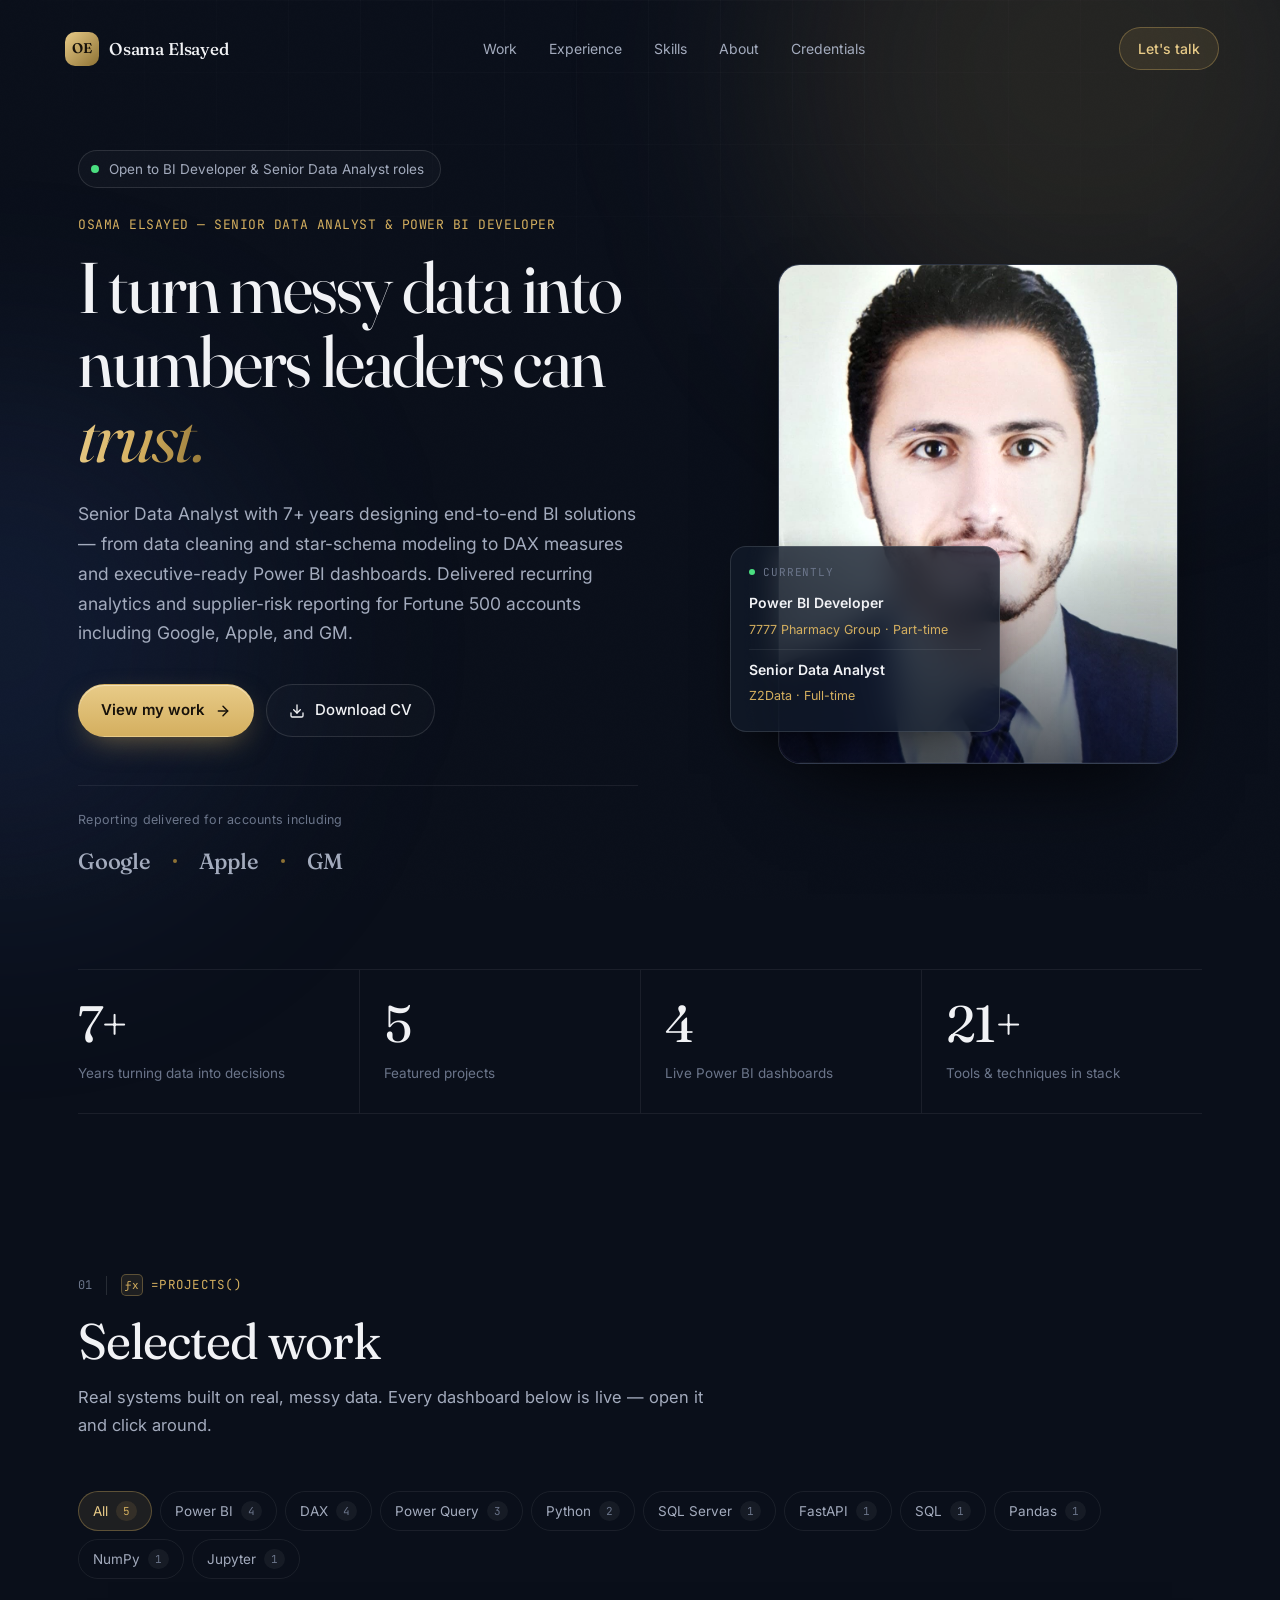
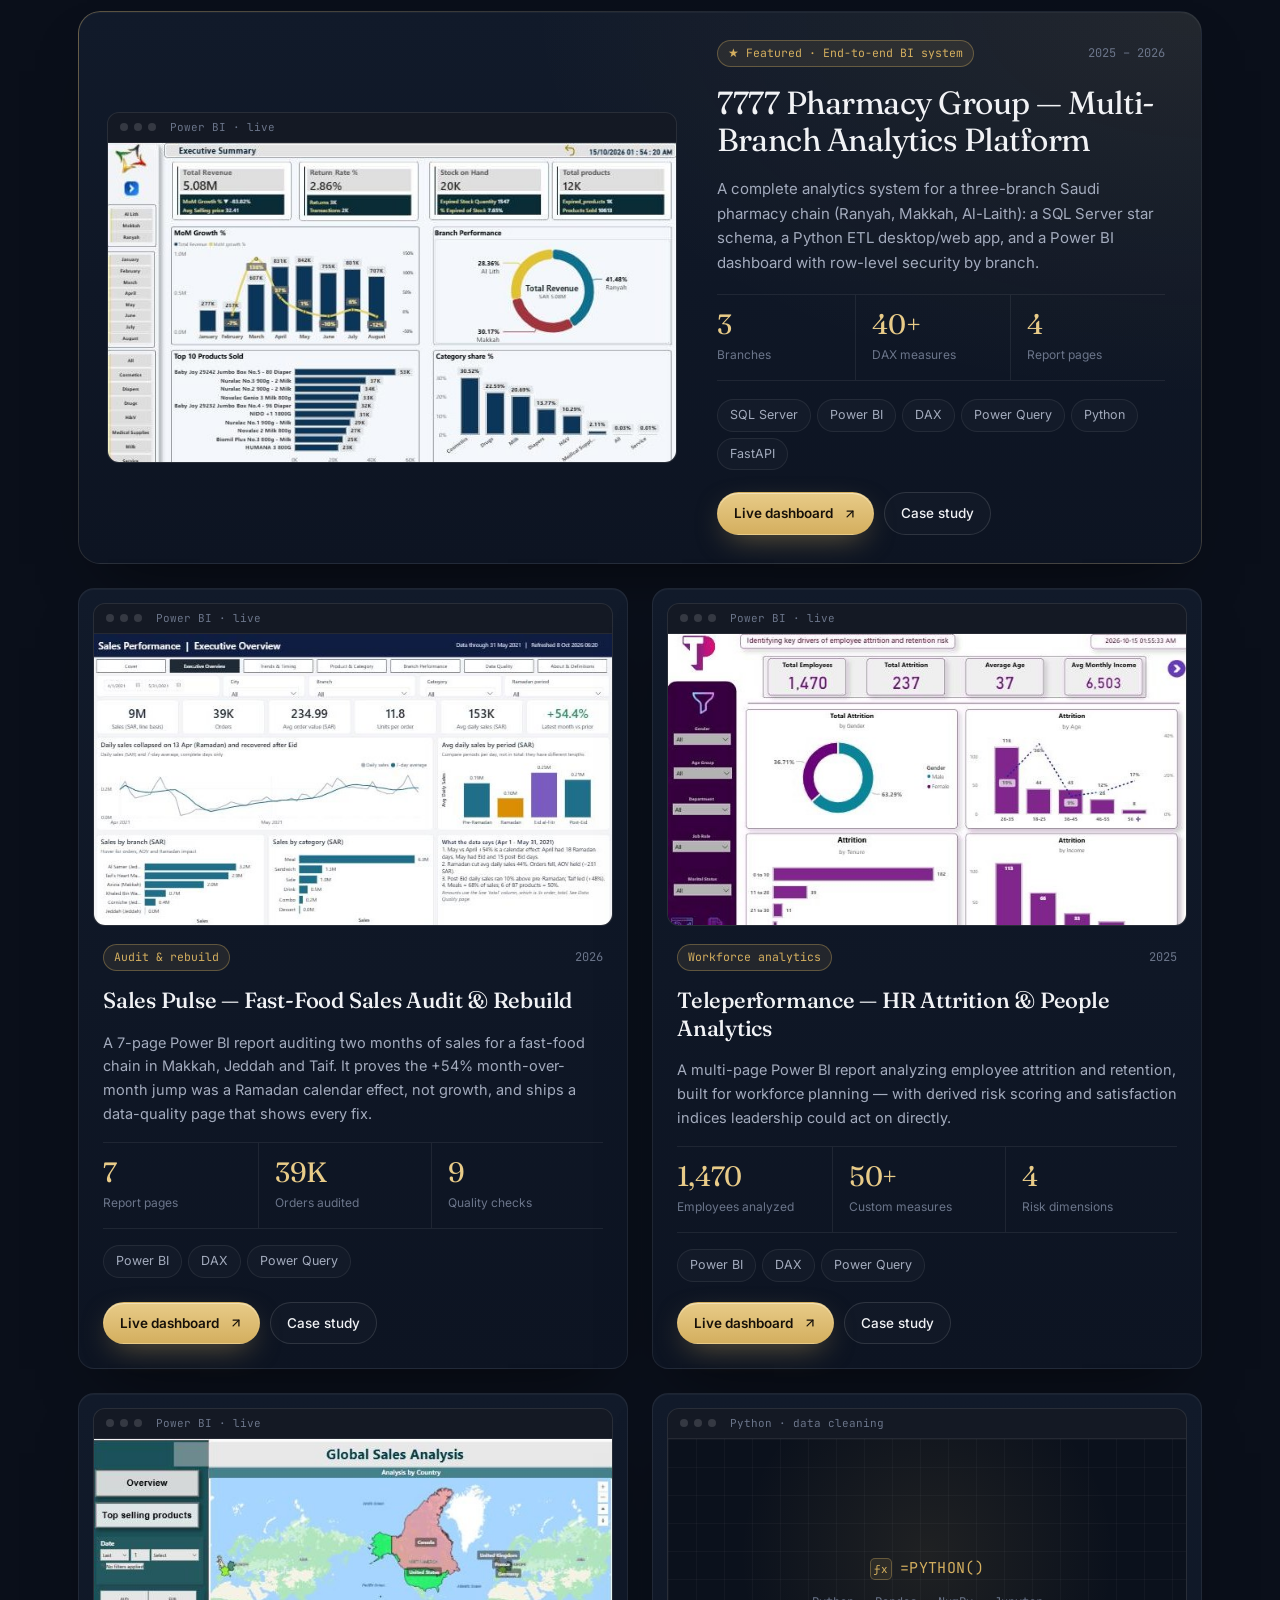
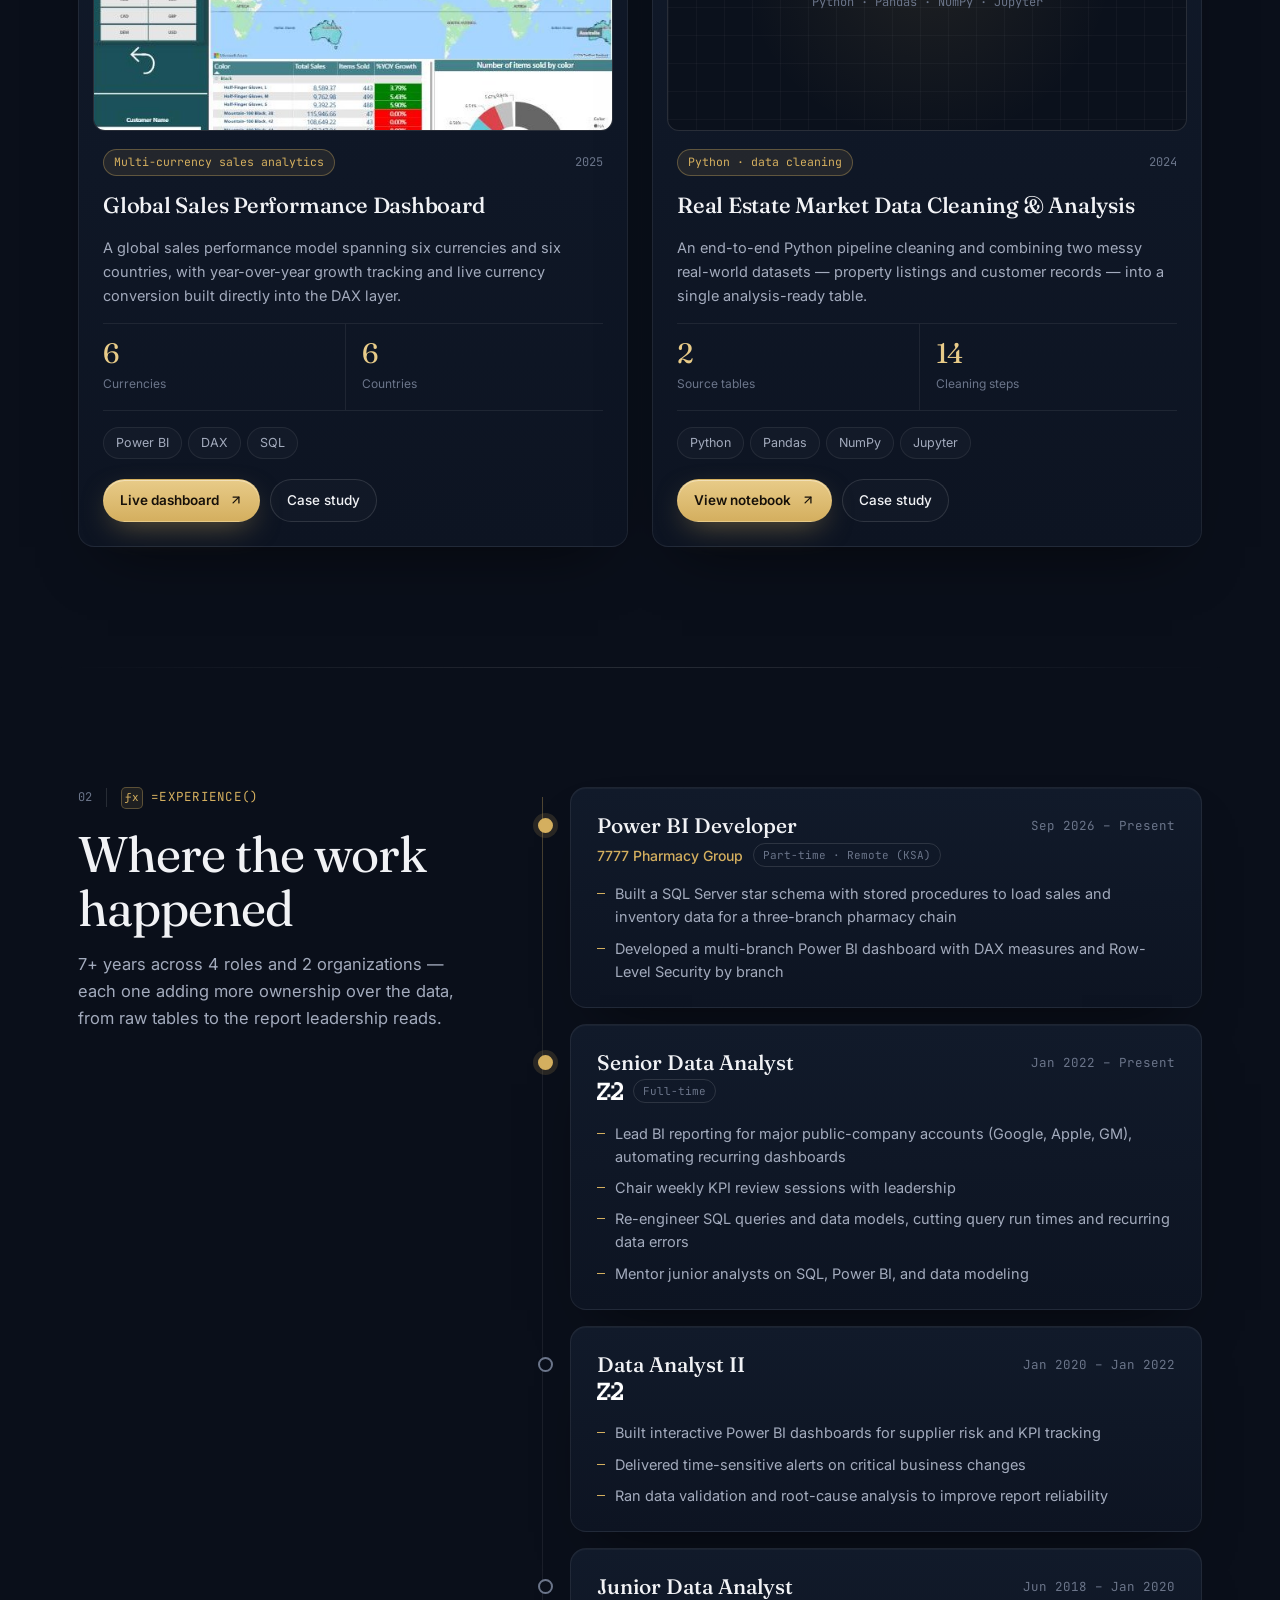
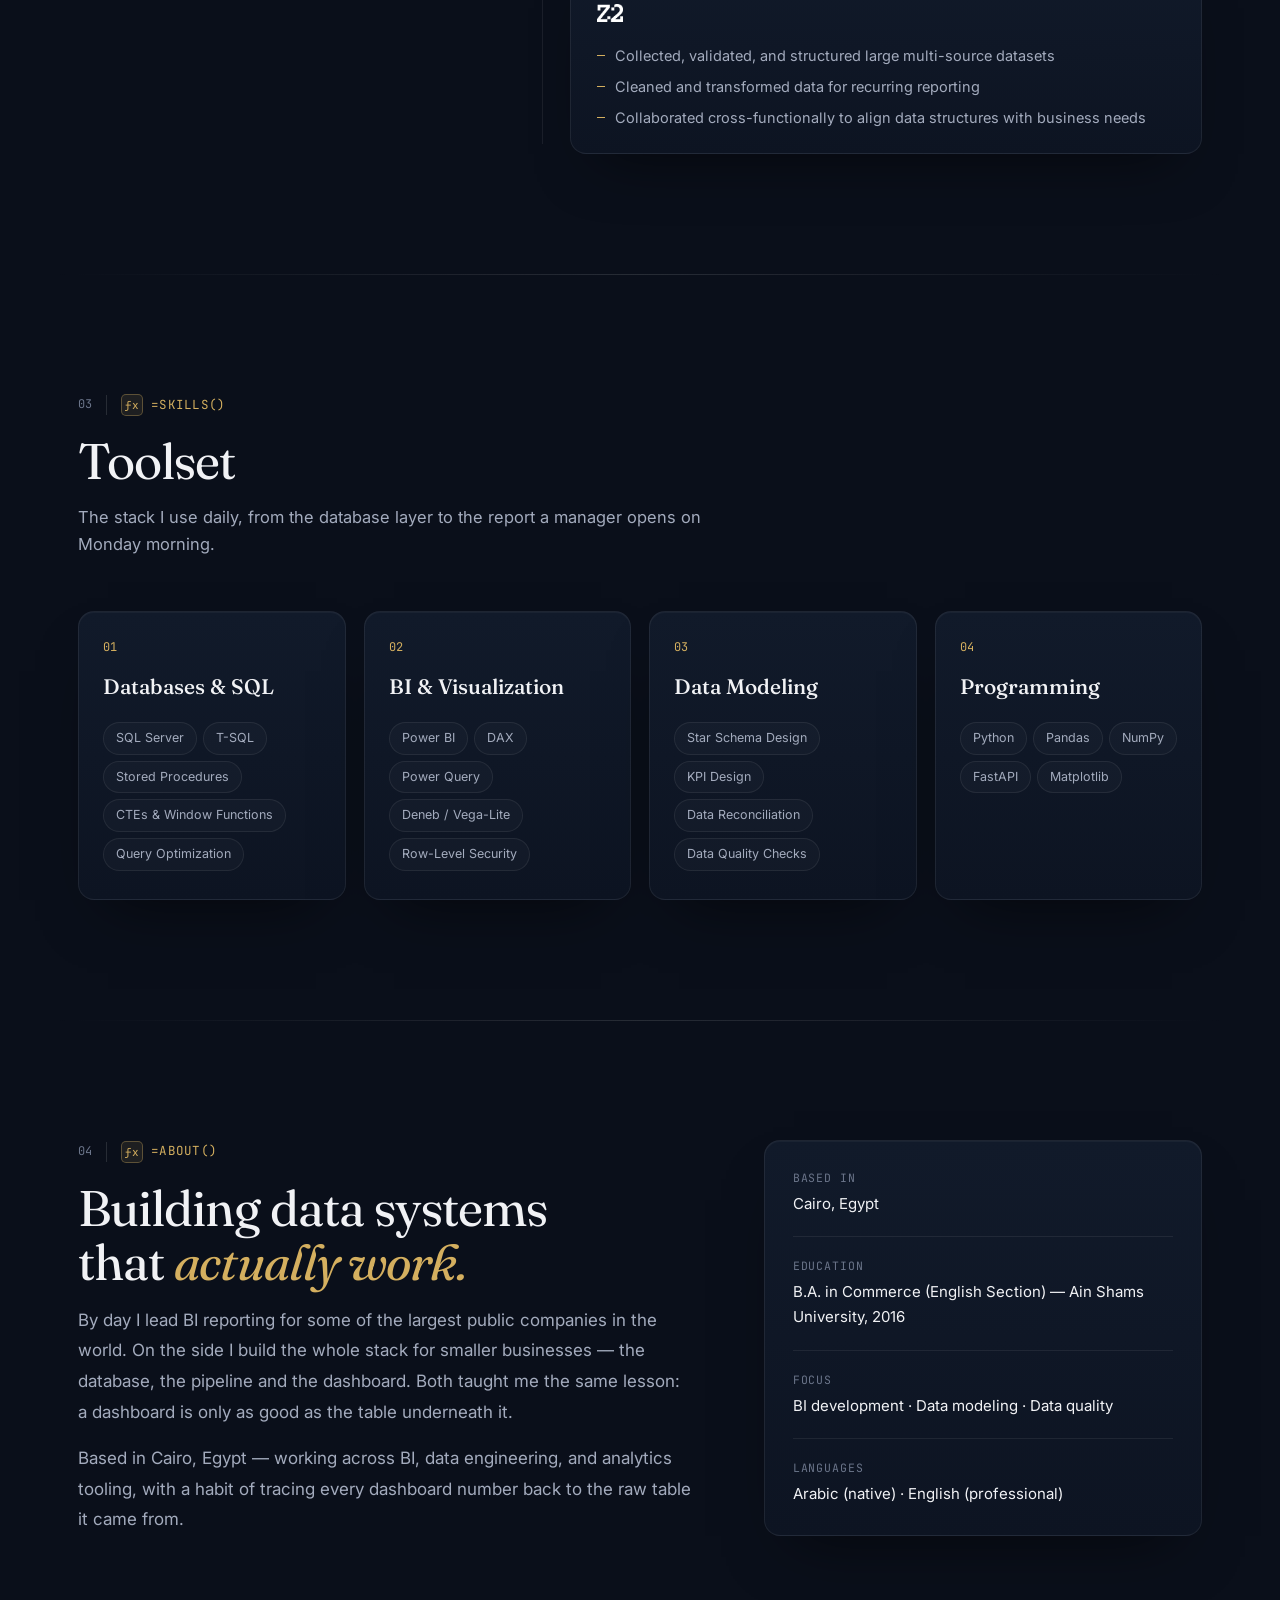
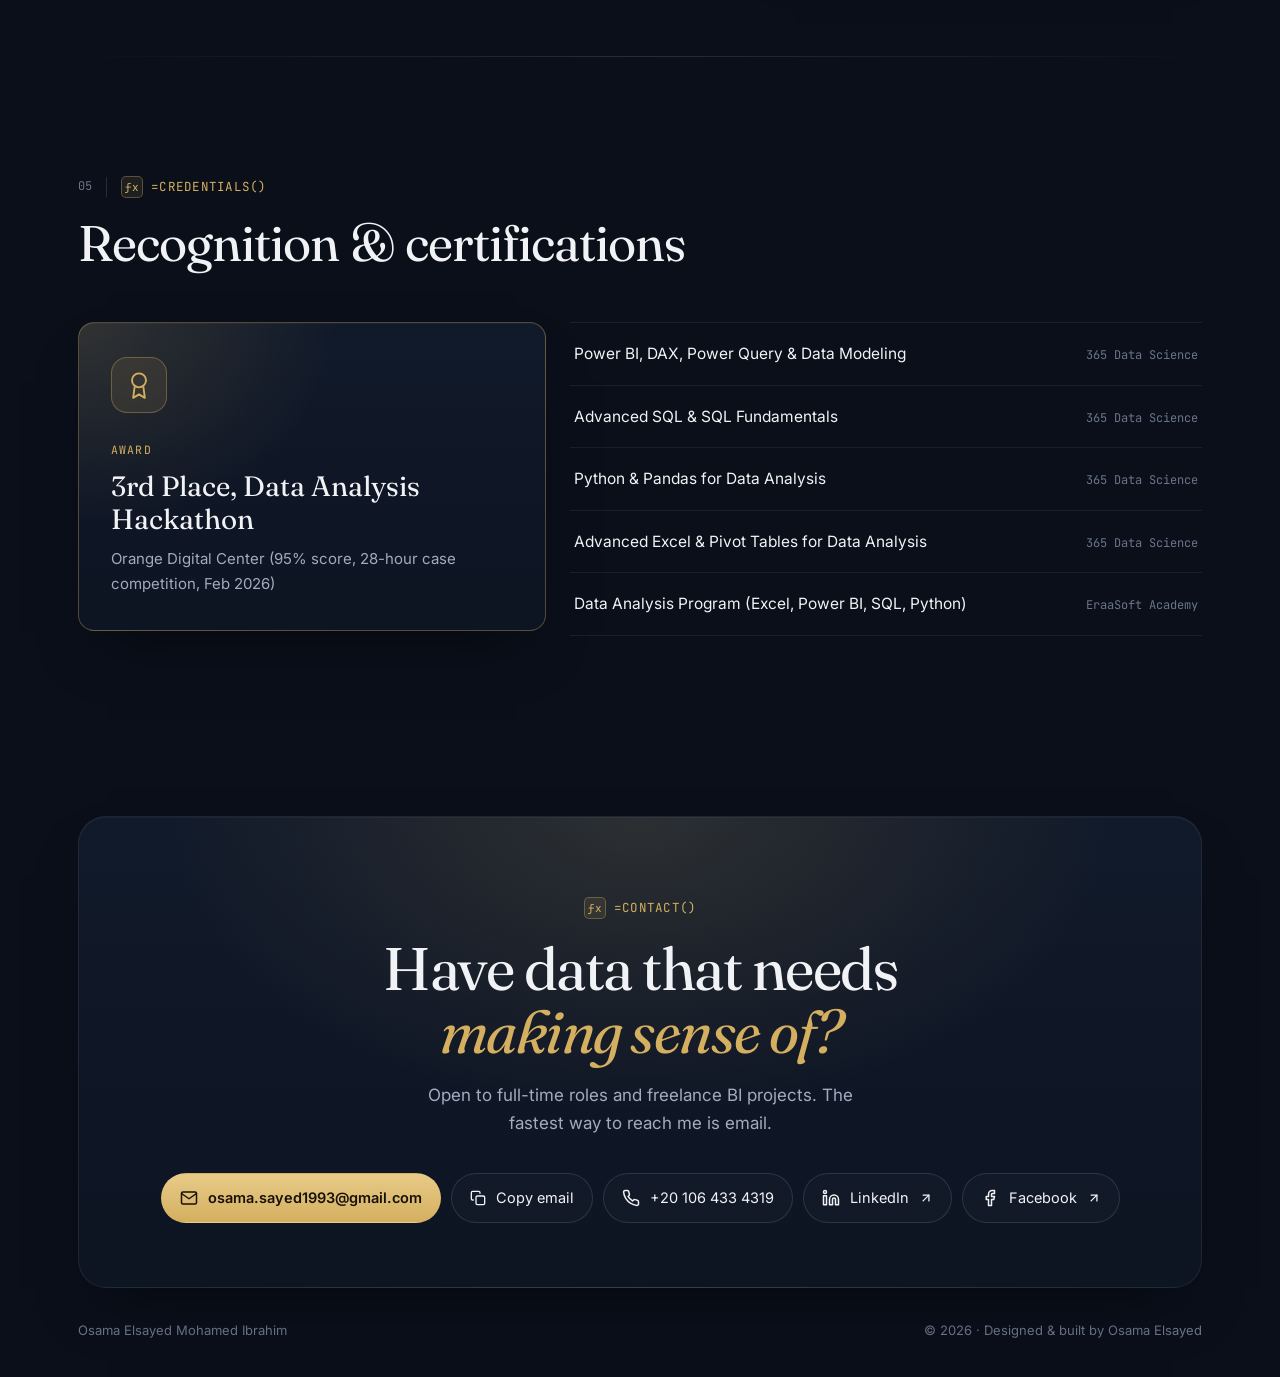
<file: index.html>
<!DOCTYPE html>
<html lang="en">
<head>
<meta charset="UTF-8">
<meta name="viewport" content="width=device-width, initial-scale=1.0">
<title>Osama Elsayed — Senior Data Analyst & Power BI Developer</title>
<meta name="description" content="Osama Elsayed — Senior Data Analyst and Power BI Developer in Cairo. SQL Server, Power BI, DAX, star-schema modeling and Python. Live dashboards and case studies.">
<meta name="theme-color" content="#0A0F1A">
<meta property="og:title" content="Osama Elsayed — Senior Data Analyst & Power BI Developer">
<meta property="og:description" content="7+ years designing end-to-end BI solutions. SQL Server, Power BI, DAX, Python. Live dashboards and case studies.">
<meta property="og:type" content="website">
<meta property="og:url" content="https://osama-elsayed.github.io/osama-portfolio/">
<meta property="og:image" content="https://osama-elsayed.github.io/osama-portfolio/images/salespulse-cover.jpg">
<meta name="twitter:card" content="summary_large_image">
<link rel="icon" href="data:image/svg+xml,%3Csvg xmlns='http://www.w3.org/2000/svg' viewBox='0 0 64 64'%3E%3Crect width='64' height='64' rx='14' fill='%230A0F1A'/%3E%3Ctext x='32' y='43' font-family='Georgia,serif' font-size='30' font-weight='700' fill='%23D4AF5F' text-anchor='middle'%3EOE%3C/text%3E%3C/svg%3E">
<link rel="preconnect" href="https://fonts.googleapis.com">
<link rel="preconnect" href="https://fonts.gstatic.com" crossorigin>
<link href="https://fonts.googleapis.com/css2?family=Fraunces:ital,opsz,wght@0,9..144,400;0,9..144,500;0,9..144,600;1,9..144,400;1,9..144,500&family=Inter:wght@300;400;500;600;700&family=JetBrains+Mono:wght@400;500;600&display=swap" rel="stylesheet">
<link rel="stylesheet" href="style.css">
</head>
<body>

<div class="progress-bar" id="progressBar"></div>
<div class="glow glow-a" aria-hidden="true"></div>
<div class="glow glow-b" aria-hidden="true"></div>

<!-- Nav -->
<nav class="nav" id="navbar">
  <div class="nav-pill">
    <a href="#top" class="nav-mark" aria-label="Back to top"><span class="mark-badge">OE</span><span class="mark-name">Osama Elsayed</span></a>
    <div class="nav-links" id="navLinks">
      <a href="#projects">Work</a>
      <a href="#experience">Experience</a>
      <a href="#skills">Skills</a>
      <a href="#about">About</a>
      <a href="#credentials">Credentials</a>
      <a href="#contact" class="nav-links-cta">Contact</a>
    </div>
    <a class="nav-cta" href="#contact">Let's talk</a>
    <button class="nav-toggle" id="navToggle" aria-label="Toggle menu" aria-expanded="false">
      <span></span><span></span>
    </button>
  </div>
</nav>

<!-- Hero -->
<header class="hero" id="top">
  <div class="wrap hero-inner">
    <div class="hero-content">
      <div class="hero-status" id="heroStatus">
        <span class="pulse"></span>
        <span id="heroStatusText"></span>
      </div>

      <h1 class="hero-title" id="heroTitle"></h1>

      <p class="lede" id="heroSummary"></p>

      <div class="hero-actions">
        <a class="btn btn-primary" href="#projects">
          View my work
          <svg width="16" height="16" viewBox="0 0 24 24" fill="none" stroke="currentColor" stroke-width="2.2" stroke-linecap="round" stroke-linejoin="round"><line x1="5" y1="12" x2="19" y2="12"></line><polyline points="12 5 19 12 12 19"></polyline></svg>
        </a>
        <a class="btn btn-ghost" id="cvBtn" href="#" target="_blank" rel="noopener">
          <svg width="16" height="16" viewBox="0 0 24 24" fill="none" stroke="currentColor" stroke-width="2" stroke-linecap="round" stroke-linejoin="round"><path d="M21 15v4a2 2 0 0 1-2 2H5a2 2 0 0 1-2-2v-4"></path><polyline points="7 10 12 15 17 10"></polyline><line x1="12" y1="15" x2="12" y2="3"></line></svg>
          Download CV
        </a>
      </div>

      <div class="hero-clients" id="heroClients"></div>
    </div>

    <div class="hero-visual">
      <div class="portrait-frame">
        <img src="profile.jpg" alt="Portrait of Osama Elsayed" class="portrait-img" id="portraitImg" onerror="this.parentElement.classList.add('no-img')">
        <div class="portrait-fallback" aria-hidden="true">OE</div>
      </div>
      <div class="now-card" id="nowCard"></div>
    </div>
  </div>

  <div class="wrap">
    <div class="stats-band" id="heroStats"></div>
  </div>
</header>

<!-- Projects -->
<section id="projects">
  <div class="wrap">
    <div class="section-head">
      <div class="eyebrow"><span class="idx">01</span><span class="fx">=PROJECTS()</span></div>
      <h2>Selected work</h2>
      <p>Real systems built on real, messy data. Every dashboard below is live — open it and click around.</p>
    </div>
    <div class="filters" id="filters" role="toolbar" aria-label="Filter projects by tool"></div>
    <div id="featuredSlot"></div>
    <div class="project-grid" id="projectGrid"></div>
  </div>
</section>

<!-- Experience -->
<section id="experience">
  <div class="wrap exp-layout">
    <div class="section-head sticky-head">
      <div class="eyebrow"><span class="idx">02</span><span class="fx">=EXPERIENCE()</span></div>
      <h2>Where the work happened</h2>
      <p id="expIntro"></p>
    </div>
    <div class="timeline" id="timeline"></div>
  </div>
</section>

<!-- Skills -->
<section id="skills">
  <div class="wrap">
    <div class="section-head">
      <div class="eyebrow"><span class="idx">03</span><span class="fx">=SKILLS()</span></div>
      <h2>Toolset</h2>
      <p>The stack I use daily, from the database layer to the report a manager opens on Monday morning.</p>
    </div>
    <div class="skills-grid" id="skillsGrid"></div>
  </div>
</section>

<!-- About -->
<section id="about">
  <div class="wrap about-grid">
    <div class="about-main">
      <div class="eyebrow"><span class="idx">04</span><span class="fx">=ABOUT()</span></div>
      <h2 class="section-title">Building data systems<br>that <em class="accent">actually work.</em></h2>
      <p id="aboutSummary"></p>
      <p id="aboutSummary2"></p>
    </div>
    <aside class="about-card card">
      <div class="about-row">
        <span class="about-label">Based in</span>
        <span id="aboutLoc"></span>
      </div>
      <div class="about-row">
        <span class="about-label">Education</span>
        <span id="aboutEdu"></span>
      </div>
      <div class="about-row">
        <span class="about-label">Focus</span>
        <span>BI development · Data modeling · Data quality</span>
      </div>
      <div class="about-row">
        <span class="about-label">Languages</span>
        <span>Arabic (native) · English (professional)</span>
      </div>
    </aside>
  </div>
</section>

<!-- Credentials -->
<section id="credentials">
  <div class="wrap">
    <div class="section-head">
      <div class="eyebrow"><span class="idx">05</span><span class="fx">=CREDENTIALS()</span></div>
      <h2>Recognition & certifications</h2>
    </div>
    <div class="cred-layout">
      <div class="award-card card" id="awardCard"></div>
      <ul class="cert-list" id="certList"></ul>
    </div>
  </div>
</section>

<!-- Contact -->
<footer id="contact">
  <div class="wrap">
    <div class="contact-card card">
      <div class="eyebrow center"><span class="fx">=CONTACT()</span></div>
      <h2>Have data that needs<br><em class="accent">making sense of?</em></h2>
      <p>Open to full-time roles and freelance BI projects. The fastest way to reach me is email.</p>
      <div class="contact-links" id="contactLinks"></div>
    </div>
    <div class="foot-note">
      <span id="footName"></span>
      <span>© <span id="year"></span> · Designed & built by Osama Elsayed</span>
    </div>
  </div>
</footer>

<!-- Case study dialog -->
<dialog class="case-dialog" id="caseDialog" aria-labelledby="caseTitle">
  <div class="case-inner" id="caseInner"></div>
</dialog>

<button class="back-to-top" id="backToTop" aria-label="Back to top">
  <svg width="18" height="18" viewBox="0 0 24 24" fill="none" stroke="currentColor" stroke-width="2.5" stroke-linecap="round" stroke-linejoin="round"><polyline points="18 15 12 9 6 15"></polyline></svg>
</button>

<div class="toast" id="toast" role="status" aria-live="polite">
  <svg width="18" height="18" viewBox="0 0 24 24" fill="none" stroke="currentColor" stroke-width="2.5" stroke-linecap="round" stroke-linejoin="round"><polyline points="20 6 9 17 4 12"></polyline></svg>
  <span id="toastMsg"></span>
</div>

<script src="data.js"></script>
<script>
/* ============================================================
   Rendering layer — everything below reads from data.js
   ============================================================ */
const $ = (id) => document.getElementById(id);
const isLive = (p) => /^https?:\/\//.test(p.link || '');
const ICON = {
  arrowUpRight: '<svg width="14" height="14" viewBox="0 0 24 24" fill="none" stroke="currentColor" stroke-width="2.2" stroke-linecap="round" stroke-linejoin="round"><line x1="7" y1="17" x2="17" y2="7"></line><polyline points="7 7 17 7 17 17"></polyline></svg>',
  mail: '<svg width="18" height="18" viewBox="0 0 24 24" fill="none" stroke="currentColor" stroke-width="2" stroke-linecap="round" stroke-linejoin="round"><path d="M4 4h16c1.1 0 2 .9 2 2v12c0 1.1-.9 2-2 2H4c-1.1 0-2-.9-2-2V6c0-1.1.9-2 2-2z"></path><polyline points="22,6 12,13 2,6"></polyline></svg>',
  phone: '<svg width="18" height="18" viewBox="0 0 24 24" fill="none" stroke="currentColor" stroke-width="2" stroke-linecap="round" stroke-linejoin="round"><path d="M22 16.92v3a2 2 0 0 1-2.18 2 19.79 19.79 0 0 1-8.63-3.07 19.5 19.5 0 0 1-6-6 19.79 19.79 0 0 1-3.07-8.67A2 2 0 0 1 4.11 2h3a2 2 0 0 1 2 1.72 12.84 12.84 0 0 0 .7 2.81 2 2 0 0 1-.45 2.11L8.09 9.91a16 16 0 0 0 6 6l1.27-1.27a2 2 0 0 1 2.11-.45 12.84 12.84 0 0 0 2.81.7A2 2 0 0 1 22 16.92z"></path></svg>',
  linkedin: '<svg width="18" height="18" viewBox="0 0 24 24" fill="none" stroke="currentColor" stroke-width="2" stroke-linecap="round" stroke-linejoin="round"><path d="M16 8a6 6 0 0 1 6 6v7h-4v-7a2 2 0 0 0-2-2 2 2 0 0 0-2 2v7h-4v-7a6 6 0 0 1 6-6z"></path><rect x="2" y="9" width="4" height="12"></rect><circle cx="4" cy="4" r="2"></circle></svg>',
  github: '<svg width="18" height="18" viewBox="0 0 24 24" fill="none" stroke="currentColor" stroke-width="2" stroke-linecap="round" stroke-linejoin="round"><path d="M9 19c-5 1.5-5-2.5-7-3m14 6v-3.87a3.37 3.37 0 0 0-.94-2.61c3.14-.35 6.44-1.54 6.44-7A5.44 5.44 0 0 0 20 4.77 5.07 5.07 0 0 0 19.91 1S18.73.65 16 2.48a13.38 13.38 0 0 0-7 0C6.27.65 5.09 1 5.09 1A5.07 5.07 0 0 0 5 4.77a5.44 5.44 0 0 0-1.5 3.78c0 5.42 3.3 6.61 6.44 7A3.37 3.37 0 0 0 9 18.13V22"></path></svg>',
  facebook: '<svg width="18" height="18" viewBox="0 0 24 24" fill="none" stroke="currentColor" stroke-width="2" stroke-linecap="round" stroke-linejoin="round"><path d="M18 2h-3a5 5 0 0 0-5 5v3H7v4h3v8h4v-8h3l1-4h-4V7a1 1 0 0 1 1-1h3z"></path></svg>',
  copy: '<svg width="16" height="16" viewBox="0 0 24 24" fill="none" stroke="currentColor" stroke-width="2" stroke-linecap="round" stroke-linejoin="round"><rect x="9" y="9" width="13" height="13" rx="2" ry="2"></rect><path d="M5 15H4a2 2 0 0 1-2-2V4a2 2 0 0 1 2-2h9a2 2 0 0 1 2 2v1"></path></svg>',
  award: '<svg width="28" height="28" viewBox="0 0 24 24" fill="none" stroke="currentColor" stroke-width="1.6" stroke-linecap="round" stroke-linejoin="round"><circle cx="12" cy="8" r="6"></circle><polyline points="8.21 13.89 7 23 12 20 17 23 15.79 13.88"></polyline></svg>',
  close: '<svg width="20" height="20" viewBox="0 0 24 24" fill="none" stroke="currentColor" stroke-width="2" stroke-linecap="round" stroke-linejoin="round"><line x1="18" y1="6" x2="6" y2="18"></line><line x1="6" y1="6" x2="18" y2="18"></line></svg>',
};

// ---- Hero ----
$('heroStatusText').textContent = PROFILE.available || `${PROFILE.title} · ${PROFILE.location}`;
(function renderHeadline(){
  const h = PROFILE.headline || `Hi, I'm ${PROFILE.name}`;
  // last word gets the gold italic accent
  const words = h.trim().split(' ');
  const last = words.pop();
  $('heroTitle').innerHTML = `<span class="hero-kicker">${PROFILE.name} — ${PROFILE.subtitle || PROFILE.title}</span>${words.join(' ')} <em>${last}</em>`;
})();
$('heroSummary').textContent = PROFILE.summary;
$('aboutSummary').textContent = PROFILE.about1 || PROFILE.summary;
$('aboutSummary2').textContent = PROFILE.about2 || '';
$('aboutLoc').textContent = PROFILE.location;
$('aboutEdu').textContent = PROFILE.education || '';
$('footName').textContent = PROFILE.fullName;
$('year').textContent = new Date().getFullYear();

if (PROFILE.clients && PROFILE.clients.length){
  $('heroClients').innerHTML = `<span class="clients-label">Reporting delivered for accounts including</span>
    <div class="clients-row">${PROFILE.clients.map(c => `<span class="client">${c}</span>`).join('<span class="client-sep"></span>')}</div>`;
}


// "Now" card — every role whose period ends in "Present"
const current = EXPERIENCE.filter(j => /present/i.test(j.period));
$('nowCard').innerHTML = `
  <span class="now-label"><span class="pulse small"></span>Currently</span>
  ${current.map(j => `<div class="now-item"><strong>${j.role}</strong><span>${j.org}${j.type ? ' · ' + j.type.split('·')[0].trim() : ''}</span></div>`).join('')}
`;

// CV button
const cvBtn = $('cvBtn');
if (PROFILE.cvLink && PROFILE.cvLink.trim() !== '') {
  cvBtn.href = PROFILE.cvLink;
} else {
  cvBtn.removeAttribute('target');
  cvBtn.addEventListener('click', (e) => { e.preventDefault(); showToast('CV coming soon'); });
}

// Stats band
const liveCount = PROJECTS.filter(isLive).length;
const totalTools = new Set([...PROJECTS.flatMap(p => p.stack), ...SKILLS.flatMap(s => s.items)]).size;
const stats = [
  { num: PROFILE.yearsExperience || '7+', lbl: 'Years turning data into decisions' },
  { num: String(PROJECTS.length), lbl: 'Featured projects' },
  { num: String(liveCount), lbl: 'Live Power BI dashboards' },
  { num: `${totalTools}+`, lbl: 'Tools & techniques in stack' },
];
$('heroStats').innerHTML = stats.map(s => `
  <div class="stat"><span class="num" data-count="${s.num}">${s.num}</span><span class="lbl">${s.lbl}</span></div>
`).join('');

// ---- Toast ----
function showToast(msg) {
  const toast = $('toast');
  $('toastMsg').textContent = msg;
  toast.classList.add('show');
  clearTimeout(showToast._t);
  showToast._t = setTimeout(() => toast.classList.remove('show'), 2600);
}

// ---- Experience ----
const orgs = new Set(EXPERIENCE.map(j => j.org));
$('expIntro').textContent = `${PROFILE.yearsExperience || ''} years across ${EXPERIENCE.length} roles${orgs.size > 1 ? ` and ${orgs.size} organizations` : ''} — each one adding more ownership over the data, from raw tables to the report leadership reads.`;
$('timeline').innerHTML = EXPERIENCE.map((job, idx) => `
  <article class="tl-item card ${/present/i.test(job.period) ? 'is-current' : ''}" style="--delay:${idx * 0.08}s">
    <div class="tl-head">
      <div>
        <h3>${job.role}</h3>
        <span class="org">
          ${job.org === 'Z2Data'
            ? '<img src="Z2_Logo_NEG_RGB.png" alt="Z2Data" class="org-logo" onerror="this.replaceWith(document.createTextNode(\'Z2Data\'))">'
            : job.org}
          ${job.type ? `<span class="tl-type">${job.type}</span>` : ''}
        </span>
      </div>
      <span class="period">${job.period}</span>
    </div>
    <ul>${job.points.map(p => `<li>${p}</li>`).join('')}</ul>
  </article>
`).join('');

// ---- Skills ----
$('skillsGrid').innerHTML = SKILLS.map((g, idx) => `
  <div class="skill-card card" style="--delay:${idx * 0.08}s">
    <span class="skill-idx">0${idx + 1}</span>
    <h3>${g.group}</h3>
    <div class="chips">${g.items.map(s => `<span class="chip">${s}</span>`).join('')}</div>
  </div>
`).join('');

// ---- Credentials ----
if (PROFILE.award){
  const [title, ...rest] = PROFILE.award.split(' — ');
  $('awardCard').innerHTML = `
    <div class="award-icon">${ICON.award}</div>
    <span class="award-label">Award</span>
    <h3>${title}</h3>
    <p>${rest.join(' — ')}</p>`;
} else { $('awardCard').remove(); }
$('certList').innerHTML = (PROFILE.certifications || []).map(c => {
  const [name, issuer] = c.split(' — ');
  return `<li class="cert"><span class="cert-name">${name}</span>${issuer ? `<span class="cert-issuer">${issuer}</span>` : ''}</li>`;
}).join('');

// ---- Contact ----
const links = [];
links.push(`<a href="mailto:${PROFILE.email}" class="contact-link contact-link--primary">${ICON.mail}<span>${PROFILE.email}</span></a>`);
links.push(`<button type="button" class="contact-link contact-copy" data-copy="${PROFILE.email}" aria-label="Copy email address">${ICON.copy}<span>Copy email</span></button>`);
if (PROFILE.phone) links.push(`<a href="tel:${PROFILE.phone.replace(/\s/g,'')}" class="contact-link">${ICON.phone}<span>${PROFILE.phone}</span></a>`);
if (PROFILE.linkedin) links.push(`<a href="${PROFILE.linkedin}" target="_blank" rel="noopener" class="contact-link">${ICON.linkedin}<span>LinkedIn</span>${ICON.arrowUpRight}</a>`);
if (PROFILE.github) links.push(`<a href="${PROFILE.github}" target="_blank" rel="noopener" class="contact-link">${ICON.github}<span>GitHub</span>${ICON.arrowUpRight}</a>`);
if (PROFILE.facebook) links.push(`<a href="${PROFILE.facebook}" target="_blank" rel="noopener" class="contact-link">${ICON.facebook}<span>Facebook</span>${ICON.arrowUpRight}</a>`);
$('contactLinks').innerHTML = links.join('');
document.querySelector('.contact-copy').addEventListener('click', async (e) => {
  try { await navigator.clipboard.writeText(e.currentTarget.dataset.copy); showToast('Email copied'); }
  catch { showToast(PROFILE.email); }
});

// ---- Projects ----
function shot(p, cls = ''){
  if (p.image) {
    return `<div class="shot ${cls}">
      <div class="shot-bar"><i></i><i></i><i></i><span>${isLive(p) ? 'Power BI · live' : p.tag}</span></div>
      <div class="shot-img"><img src="${p.image}" alt="Screenshot of ${p.title}" loading="lazy"></div>
    </div>`;
  }
  return `<div class="shot shot--empty ${cls}">
    <div class="shot-bar"><i></i><i></i><i></i><span>${p.tag}</span></div>
    <div class="shot-img"><div class="shot-placeholder"><span class="fx">=${p.stack[0].toUpperCase()}()</span><code>${p.stack.join(' · ')}</code></div></div>
  </div>`;
}
function metricsHTML(p){
  return p.metrics && p.metrics.length
    ? `<div class="metrics">${p.metrics.map(m => `<div><span class="num">${m.value}</span><span class="lbl">${m.label}</span></div>`).join('')}</div>` : '';
}
function actionsHTML(p){
  return `<div class="pc-actions">
    ${p.link ? `<a class="btn btn-small btn-primary" href="${p.link}" target="_blank" rel="noopener">${p.linkLabel || 'Live dashboard'} ${ICON.arrowUpRight}</a>` : ''}
    <button type="button" class="btn btn-small btn-ghost" data-case="${p.id}">Case study</button>
  </div>`;
}
function featuredCard(p){
  return `<article class="featured card" style="--delay:0s">
    ${shot(p, 'shot--lg')}
    <div class="featured-body">
      <div class="pc-top"><span class="pc-tag">★ Featured · ${p.tag}</span><span class="pc-period">${p.period}</span></div>
      <h3>${p.title}</h3>
      <p class="summary">${p.summary}</p>
      ${metricsHTML(p)}
      <div class="stack-row">${p.stack.map(s => `<span class="chip">${s}</span>`).join('')}</div>
      ${actionsHTML(p)}
    </div>
  </article>`;
}
function projectCard(p, idx){
  return `<article class="project-card card" style="--delay:${idx * 0.07}s">
    ${shot(p)}
    <div class="pc-body">
      <div class="pc-top"><span class="pc-tag">${p.tag}</span><span class="pc-period">${p.period}</span></div>
      <h3>${p.title}</h3>
      <p class="summary">${p.summary}</p>
      ${metricsHTML(p)}
      <div class="stack-row">${p.stack.map(s => `<span class="chip">${s}</span>`).join('')}</div>
      ${actionsHTML(p)}
    </div>
  </article>`;
}

function renderProjects(tool){
  const list = tool === 'All' ? PROJECTS : PROJECTS.filter(p => p.stack.includes(tool));
  const feat = list.find(p => p.featured);
  const rest = list.filter(p => p !== feat);
  $('featuredSlot').innerHTML = feat ? featuredCard(feat) : '';
  $('projectGrid').innerHTML = rest.map(projectCard).join('');
  document.querySelectorAll('#featuredSlot .card, #projectGrid .card').forEach(el => {
    el.classList.add('reveal'); requestAnimationFrame(() => el.classList.add('in-view'));
  });
  bindSpotlight();
}

const filterBar = $('filters');
const toolCounts = {};
PROJECTS.forEach(p => p.stack.forEach(t => toolCounts[t] = (toolCounts[t] || 0) + 1));
const allTools = ['All', ...Object.keys(toolCounts).sort((a, b) => toolCounts[b] - toolCounts[a])];
filterBar.innerHTML = allTools.map((t, idx) =>
  `<button type="button" class="filter-btn ${idx === 0 ? 'active' : ''}" data-tool="${t}" aria-pressed="${idx === 0}">${t}<span class="count">${t === 'All' ? PROJECTS.length : toolCounts[t]}</span></button>`
).join('');
filterBar.addEventListener('click', e => {
  const btn = e.target.closest('.filter-btn');
  if (!btn) return;
  filterBar.querySelectorAll('.filter-btn').forEach(b => { b.classList.remove('active'); b.setAttribute('aria-pressed', 'false'); });
  btn.classList.add('active'); btn.setAttribute('aria-pressed', 'true');
  renderProjects(btn.dataset.tool);
});
renderProjects('All');

// ---- Case study dialog ----
const dialog = $('caseDialog');
document.addEventListener('click', e => {
  const btn = e.target.closest('[data-case]');
  if (!btn) return;
  const p = PROJECTS.find(x => x.id === btn.dataset.case);
  $('caseInner').innerHTML = `
    <button type="button" class="case-close" aria-label="Close">${ICON.close}</button>
    ${shot(p, 'shot--lg')}
    <div class="case-body">
      <div class="pc-top"><span class="pc-tag">${p.tag}</span><span class="pc-period">${p.period}</span></div>
      <h3 id="caseTitle">${p.title}</h3>
      <p class="summary">${p.summary}</p>
      ${metricsHTML(p)}
      <h4 class="case-sub">What I did</h4>
      <ul class="highlights">${p.highlights.map(h => `<li>${h}</li>`).join('')}</ul>
      <div class="stack-row">${p.stack.map(s => `<span class="chip">${s}</span>`).join('')}</div>
      ${p.link ? `<div class="pc-actions"><a class="btn btn-primary" href="${p.link}" target="_blank" rel="noopener">${p.linkLabel || 'Open live dashboard'} ${ICON.arrowUpRight}</a></div>` : ''}
    </div>`;
  dialog.showModal();
  document.body.classList.add('modal-open');
});
dialog.addEventListener('click', e => {
  if (e.target === dialog || e.target.closest('.case-close')) dialog.close();
});
dialog.addEventListener('close', () => document.body.classList.remove('modal-open'));

// ---- Card spotlight (follows the cursor) ----
function bindSpotlight(){
  document.querySelectorAll('.card:not([data-spot])').forEach(card => {
    card.dataset.spot = '1';
    card.addEventListener('pointermove', e => {
      const r = card.getBoundingClientRect();
      card.style.setProperty('--mx', `${e.clientX - r.left}px`);
      card.style.setProperty('--my', `${e.clientY - r.top}px`);
    });
  });
}
bindSpotlight();

// ---- Mobile nav ----
const navToggle = $('navToggle');
const navLinks = $('navLinks');
navToggle.addEventListener('click', () => {
  const open = navLinks.classList.toggle('open');
  navToggle.classList.toggle('open', open);
  navToggle.setAttribute('aria-expanded', open);
});
navLinks.querySelectorAll('a').forEach(link => link.addEventListener('click', () => {
  navLinks.classList.remove('open'); navToggle.classList.remove('open'); navToggle.setAttribute('aria-expanded', 'false');
}));

// ---- Scroll effects ----
const navbar = $('navbar'), backToTop = $('backToTop'), progressBar = $('progressBar');
const sections = document.querySelectorAll('section[id], footer[id]');
const navItems = document.querySelectorAll('.nav-links a');
function onScroll(){
  const y = window.scrollY;
  const docH = document.documentElement.scrollHeight - window.innerHeight;
  progressBar.style.width = (docH > 0 ? (y / docH) * 100 : 0) + '%';
  navbar.classList.toggle('scrolled', y > 40);
  backToTop.classList.toggle('show', y > 700);
  let current = '';
  sections.forEach(s => { if (y >= s.offsetTop - 220) current = s.id; });
  navItems.forEach(a => a.classList.toggle('active', a.getAttribute('href') === '#' + current));
}
window.addEventListener('scroll', onScroll, { passive: true });
onScroll();
backToTop.addEventListener('click', () => window.scrollTo({ top: 0, behavior: 'smooth' }));

// ---- Reveal on scroll + count-up ----
const reduce = window.matchMedia('(prefers-reduced-motion: reduce)').matches;
const observer = new IntersectionObserver((entries) => {
  entries.forEach(entry => {
    if (!entry.isIntersecting) return;
    entry.target.classList.add('in-view');
    observer.unobserve(entry.target);
  });
}, { threshold: 0.08, rootMargin: '0px 0px -40px 0px' });
document.querySelectorAll('.section-head, .tl-item, .skill-card, .about-main, .about-card, .award-card, .cert, .contact-card').forEach(el => {
  el.classList.add('reveal'); observer.observe(el);
});

function countUp(el){
  const raw = el.dataset.count;
  const m = raw.match(/^(\d+)(.*)$/);
  if (!m || reduce) return;
  const target = +m[1], suffix = m[2];
  const t0 = performance.now(), dur = 1100;
  const step = (t) => {
    const k = Math.min(1, (t - t0) / dur);
    el.textContent = Math.round(target * (1 - Math.pow(1 - k, 3))) + suffix;
    if (k < 1) requestAnimationFrame(step);
  };
  requestAnimationFrame(step);
}
const statObs = new IntersectionObserver((entries) => {
  entries.forEach(e => { if (e.isIntersecting) { e.target.querySelectorAll('.num').forEach(countUp); statObs.unobserve(e.target); } });
}, { threshold: 0.4 });
statObs.observe($('heroStats'));
</script>

<!-- Cloudflare Web Analytics -->
<script type='module' src='https://static.cloudflareinsights.com/beacon.min.js' data-cf-beacon='{"token": "fb844975cdf34a92829efd3a410f9fb7"}'></script>
<!-- End Cloudflare Web Analytics -->
</body>
</html>
</file>
<file: style.css>
/* =========================================================
   Design tokens — deep navy, one warm gold accent
   ========================================================= */
:root{
  --bg:          #0A0F1A;
  --bg-2:        #0D1422;
  --surface:     #111A2A;
  --surface-2:   #162034;
  --surface-3:   #1C2840;
  --line:        rgba(255,255,255,0.07);
  --line-2:      rgba(255,255,255,0.12);
  --text:        #F1F2F5;
  --text-dim:    #A3ABBD;
  --text-faint:  #6B758A;
  --gold:        #D4AF5F;
  --gold-2:      #E8CB88;
  --gold-deep:   #8E7234;
  --gold-glow:   rgba(212,175,95,0.10);
  --gold-line:   rgba(212,175,95,0.35);
  --live:        #4ADE80;

  --font-display: "Fraunces", Georgia, serif;
  --font-body:    "Inter", "Segoe UI", system-ui, sans-serif;
  --font-mono:    "JetBrains Mono", ui-monospace, Consolas, monospace;

  --radius-lg: 22px;
  --radius:    16px;
  --radius-sm: 10px;
  --maxw: 1180px;
  --ease: cubic-bezier(0.22, 1, 0.36, 1);
  --shadow: 0 1px 0 rgba(255,255,255,0.04) inset, 0 30px 60px -30px rgba(0,0,0,0.6);
}

*{ box-sizing: border-box; margin: 0; padding: 0; }
html{ scroll-behavior: smooth; scroll-padding-top: 90px; overflow-x: clip; }
body{
  background: var(--bg);
  color: var(--text);
  font-family: var(--font-body);
  font-size: 16px;
  line-height: 1.65;
  -webkit-font-smoothing: antialiased;
  overflow-x: clip;
  position: relative;
}
body.modal-open{ overflow: hidden; }

/* Film grain + fine grid, very quiet */
body::before{
  content:"";
  position: fixed; inset: 0;
  background-image:
    linear-gradient(rgba(255,255,255,0.018) 1px, transparent 1px),
    linear-gradient(90deg, rgba(255,255,255,0.018) 1px, transparent 1px);
  background-size: 72px 72px;
  mask-image: radial-gradient(ellipse 80% 60% at 50% 0%, #000 20%, transparent 75%);
  pointer-events: none; z-index: 0;
}
body::after{
  content:"";
  position: fixed; inset: 0;
  background-image: url("data:image/svg+xml,%3Csvg xmlns='http://www.w3.org/2000/svg' width='160' height='160'%3E%3Cfilter id='n'%3E%3CfeTurbulence type='fractalNoise' baseFrequency='0.9' numOctaves='2' stitchTiles='stitch'/%3E%3C/filter%3E%3Crect width='100%25' height='100%25' filter='url(%23n)' opacity='0.5'/%3E%3C/svg%3E");
  opacity: 0.035; mix-blend-mode: overlay;
  pointer-events: none; z-index: 0;
}
.glow{ position: absolute; border-radius: 50%; filter: blur(110px); pointer-events: none; z-index: 0; }
.glow-a{ width: 620px; height: 620px; top: -240px; right: -120px; background: rgba(212,175,95,0.13); }
.glow-b{ width: 520px; height: 520px; top: 380px; left: -260px; background: rgba(70,110,200,0.12); }

a{ color: inherit; text-decoration: none; }
img{ max-width: 100%; display: block; }
button{ font: inherit; color: inherit; }
::selection{ background: var(--gold); color: #17110A; }
:focus-visible{ outline: 2px solid var(--gold); outline-offset: 3px; border-radius: 6px; }

::-webkit-scrollbar{ width: 10px; }
::-webkit-scrollbar-track{ background: var(--bg); }
::-webkit-scrollbar-thumb{ background: var(--surface-3); border-radius: 10px; border: 2px solid var(--bg); }

.wrap{ max-width: var(--maxw); margin: 0 auto; padding: 0 28px; position: relative; z-index: 1; }
em{ font-style: italic; }
.accent{ color: var(--gold); }

.progress-bar{
  position: fixed; top: 0; left: 0; height: 2px; width: 0;
  background: linear-gradient(90deg, var(--gold-deep), var(--gold), var(--gold-2));
  z-index: 1000;
}

/* =========================================================
   Shared primitives
   ========================================================= */
.card{
  position: relative;
  background: linear-gradient(180deg, var(--surface) 0%, var(--bg-2) 100%);
  border: 1px solid var(--line);
  border-radius: var(--radius);
  box-shadow: var(--shadow);
  transition: border-color .4s var(--ease), transform .5s var(--ease), box-shadow .5s var(--ease);
  isolation: isolate;
}
/* cursor spotlight */
.card::before{
  content:"";
  position: absolute; inset: 0;
  border-radius: inherit;
  background: radial-gradient(420px circle at var(--mx, 50%) var(--my, 0%), rgba(212,175,95,0.08), transparent 45%);
  opacity: 0; transition: opacity .4s var(--ease);
  pointer-events: none; z-index: -1;
}
.card:hover::before{ opacity: 1; }
.card:hover{ border-color: var(--line-2); }

.eyebrow{ display: flex; align-items: center; gap: 14px; margin-bottom: 18px; }
.eyebrow.center{ justify-content: center; }
.idx{
  font-family: var(--font-mono); font-size: 12px; color: var(--text-faint);
  padding-right: 14px; border-right: 1px solid var(--line-2);
}
.fx{
  display: inline-flex; align-items: center; gap: 8px;
  font-family: var(--font-mono); font-size: 12.5px; color: var(--gold); letter-spacing: 0.02em;
}
.fx::before{
  content: "ƒx";
  display: inline-grid; place-items: center;
  width: 20px; height: 20px; font-size: 11px;
  border: 1px solid var(--gold-line); border-radius: 5px; background: var(--gold-glow);
}

.btn{
  display: inline-flex; align-items: center; gap: 10px;
  font-family: var(--font-body); font-weight: 500; font-size: 15px;
  padding: 13px 22px; border-radius: 999px;
  border: 1px solid var(--line-2); background: rgba(255,255,255,0.02);
  cursor: pointer; white-space: nowrap;
  transition: transform .35s var(--ease), background .3s, border-color .3s, color .3s, box-shadow .35s var(--ease);
}
.btn svg{ flex-shrink: 0; transition: transform .35s var(--ease); }
.btn:hover svg{ transform: translateX(3px); }
.btn-primary{
  background: linear-gradient(180deg, var(--gold-2), var(--gold));
  border-color: transparent; color: #17110A; font-weight: 600;
  box-shadow: 0 10px 30px -10px rgba(212,175,95,0.55), inset 0 1px 0 rgba(255,255,255,0.4);
}
.btn-primary:hover{ transform: translateY(-2px); box-shadow: 0 16px 36px -10px rgba(212,175,95,0.65), inset 0 1px 0 rgba(255,255,255,0.4); }
.btn-ghost:hover{ border-color: var(--gold-line); color: var(--gold-2); background: var(--gold-glow); transform: translateY(-2px); }
.btn-small{ font-size: 13.5px; padding: 9px 16px; }
.btn-small:hover svg{ transform: translate(2px,-2px); }

.chip{
  display: inline-flex; align-items: center;
  font-size: 12.5px; color: var(--text-dim);
  border: 1px solid var(--line); background: rgba(255,255,255,0.025);
  border-radius: 999px; padding: 5px 12px;
  transition: border-color .3s, color .3s, background .3s;
}
.chip:hover{ border-color: var(--gold-line); color: var(--text); background: var(--gold-glow); }

.pulse{
  position: relative; width: 8px; height: 8px; border-radius: 50%;
  background: var(--live); flex-shrink: 0;
}
.pulse::after{
  content:""; position: absolute; inset: -4px; border-radius: 50%;
  border: 1px solid var(--live); opacity: 0;
  animation: ping 2.2s var(--ease) infinite;
}
.pulse.small{ width: 6px; height: 6px; }
@keyframes ping{ 0%{ transform: scale(.6); opacity: .8; } 100%{ transform: scale(2); opacity: 0; } }

/* =========================================================
   Nav — floating glass pill
   ========================================================= */
.nav{
  position: fixed; top: 16px; left: 0; right: 0; z-index: 50;
  display: flex; justify-content: center; padding: 0 16px;
  pointer-events: none;
}
.nav-pill{
  pointer-events: auto;
  width: 100%; max-width: var(--maxw);
  display: flex; align-items: center; justify-content: space-between; gap: 20px;
  padding: 10px 10px 10px 14px;
  border: 1px solid transparent; border-radius: 999px;
  transition: background .4s var(--ease), border-color .4s, box-shadow .4s, max-width .5s var(--ease);
}
.nav-pill{ position: relative; }
/* glass lives on a pseudo-element so the mobile menu overlay isn't trapped inside it */
.nav-pill::before{
  content:""; position: absolute; inset: 0; z-index: -1; border-radius: inherit;
  background: rgba(13,20,34,0.72);
  backdrop-filter: blur(18px) saturate(140%);
  -webkit-backdrop-filter: blur(18px) saturate(140%);
  opacity: 0; transition: opacity .4s var(--ease);
}
.nav.scrolled .nav-pill{
  max-width: 980px;
  border-color: var(--line-2);
  box-shadow: 0 18px 40px -20px rgba(0,0,0,0.7);
}
.nav.scrolled .nav-pill::before{ opacity: 1; }
.nav-mark{ display: inline-flex; align-items: center; gap: 10px; }
.mark-badge{
  display: inline-grid; place-items: center;
  width: 34px; height: 34px; border-radius: 10px;
  font-family: var(--font-display); font-weight: 600; font-size: 14px;
  color: #17110A; background: linear-gradient(135deg, var(--gold-2), var(--gold-deep));
}
.mark-name{ font-family: var(--font-display); font-weight: 500; font-size: 17px; letter-spacing: -0.01em; }

.nav-links{ display: flex; gap: 4px; font-size: 14px; color: var(--text-dim); }
.nav-links a{ padding: 8px 14px; border-radius: 999px; transition: color .25s, background .25s; }
.nav-links a:hover{ color: var(--text); background: rgba(255,255,255,0.04); }
.nav-links a.active{ color: var(--text); background: rgba(255,255,255,0.06); }
.nav-links-cta{ display: none; }

.nav-cta{
  font-size: 14px; font-weight: 500;
  padding: 9px 18px; border-radius: 999px;
  border: 1px solid var(--gold-line); color: var(--gold-2); background: var(--gold-glow);
  transition: background .3s, color .3s;
}
.nav-cta:hover{ background: var(--gold); color: #17110A; }

.nav-toggle{
  display: none; width: 40px; height: 40px; border-radius: 50%;
  border: 1px solid var(--line-2); background: rgba(255,255,255,0.03);
  flex-direction: column; justify-content: center; align-items: center; gap: 6px; cursor: pointer;
}
.nav-toggle span{ width: 16px; height: 1.5px; background: var(--text); border-radius: 2px; transition: transform .35s var(--ease); }
.nav-toggle.open span:nth-child(1){ transform: translateY(3.75px) rotate(45deg); }
.nav-toggle.open span:nth-child(2){ transform: translateY(-3.75px) rotate(-45deg); }

/* =========================================================
   Hero
   ========================================================= */
.hero{ position: relative; padding: 150px 0 40px; }
.hero-inner{
  display: grid; grid-template-columns: 1.35fr 1fr; gap: 72px; align-items: center;
}
.hero-status{
  display: inline-flex; align-items: center; gap: 10px;
  padding: 7px 16px 7px 12px; margin-bottom: 30px;
  border: 1px solid var(--line-2); border-radius: 999px; background: rgba(255,255,255,0.025);
  font-size: 13.5px; color: var(--text-dim);
}
.hero-title{
  font-family: var(--font-display); font-weight: 400;
  font-size: clamp(42px, 5.6vw, 76px);
  line-height: 1.04; letter-spacing: -0.025em;
  margin-bottom: 26px;
  font-variation-settings: "opsz" 144;
}
.hero-title em{
  font-style: italic; font-weight: 400;
  background: linear-gradient(100deg, var(--gold-2), var(--gold) 50%, var(--gold-deep));
  -webkit-background-clip: text; background-clip: text; color: transparent;
  padding-right: .06em;
}
.hero-kicker{
  display: block;
  font-family: var(--font-mono); font-size: 13px; letter-spacing: 0.04em;
  color: var(--gold); margin-bottom: 18px; text-transform: uppercase;
}
.lede{ max-width: 560px; font-size: 17.5px; color: var(--text-dim); line-height: 1.7; margin-bottom: 36px; }
.hero-actions{ display: flex; gap: 12px; flex-wrap: wrap; }

.hero-clients{ margin-top: 48px; padding-top: 24px; border-top: 1px solid var(--line); max-width: 560px; }
.clients-label{ display: block; font-size: 12.5px; color: var(--text-faint); margin-bottom: 12px; letter-spacing: 0.02em; }
.clients-row{ display: flex; align-items: center; gap: 22px; }
.client{ font-family: var(--font-display); font-size: 22px; font-weight: 500; color: var(--text-dim); letter-spacing: -0.01em; }
.client-sep{ width: 4px; height: 4px; border-radius: 50%; background: var(--gold-deep); }

.hero-visual{ position: relative; justify-self: center; width: 100%; max-width: 400px; }
.portrait-frame{
  position: relative; aspect-ratio: 4 / 5; overflow: hidden;
  border-radius: var(--radius-lg);
  border: 1px solid var(--line-2);
  background: linear-gradient(160deg, var(--surface-3), var(--bg-2));
  box-shadow: 0 40px 80px -30px rgba(0,0,0,0.8);
}
.portrait-frame::after{
  content:""; position: absolute; inset: 0; border-radius: inherit;
  box-shadow: inset 0 0 0 1px rgba(255,255,255,0.05);
  background: linear-gradient(to top, rgba(10,15,26,0.7), transparent 45%);
  pointer-events: none;
}
.portrait-img{ width: 100%; height: 100%; object-fit: cover; filter: saturate(0.92) contrast(1.03); }
.portrait-fallback{
  display: none; position: absolute; inset: 0; place-items: center;
  font-family: var(--font-display); font-size: 96px; color: var(--gold-deep);
}
.portrait-frame.no-img .portrait-img{ display: none; }
.portrait-frame.no-img .portrait-fallback{ display: grid; }

.now-card{
  position: absolute; left: -48px; bottom: 32px; z-index: 2;
  min-width: 270px; padding: 16px 18px;
  background: rgba(17,26,42,0.78);
  backdrop-filter: blur(16px); -webkit-backdrop-filter: blur(16px);
  border: 1px solid var(--line-2); border-radius: var(--radius);
  box-shadow: 0 24px 50px -20px rgba(0,0,0,0.8);
  animation: float 7s ease-in-out infinite;
}
@keyframes float{ 0%,100%{ transform: translateY(0); } 50%{ transform: translateY(-8px); } }
.now-label{
  display: flex; align-items: center; gap: 8px;
  font-family: var(--font-mono); font-size: 11px; text-transform: uppercase; letter-spacing: 0.08em;
  color: var(--text-faint); margin-bottom: 10px;
}
.now-item{ padding: 8px 0; border-top: 1px solid var(--line); }
.now-item:first-of-type{ border-top: none; padding-top: 0; }
.now-item strong{ display: block; font-size: 14px; font-weight: 600; }
.now-item span{ font-size: 12.5px; color: var(--gold); }

.stats-band{
  margin-top: 90px;
  display: grid; grid-template-columns: repeat(4, 1fr);
  border-top: 1px solid var(--line); border-bottom: 1px solid var(--line);
}
.stat{ padding: 28px 24px; border-left: 1px solid var(--line); }
.stat:first-child{ border-left: none; padding-left: 0; }
.stat .num{
  display: block; font-family: var(--font-display); font-weight: 400;
  font-size: clamp(36px, 4vw, 52px); line-height: 1; letter-spacing: -0.03em;
  color: var(--text); margin-bottom: 10px;
  font-variant-numeric: tabular-nums;
}
.stat .lbl{ font-size: 13.5px; color: var(--text-faint); }

/* =========================================================
   Sections
   ========================================================= */
section{ position: relative; padding: 120px 0; }
section + section::before{
  content:""; position: absolute; top: 0; left: 50%; transform: translateX(-50%);
  width: min(var(--maxw), calc(100% - 56px)); height: 1px;
  background: linear-gradient(90deg, transparent, var(--line-2), transparent);
}
.section-head{ margin-bottom: 52px; max-width: 640px; }
.section-head h2, .section-title{
  font-family: var(--font-display); font-weight: 400;
  font-size: clamp(32px, 4vw, 50px); line-height: 1.08; letter-spacing: -0.02em;
  margin-bottom: 16px;
}
.section-head p{ color: var(--text-dim); font-size: 16.5px; }

/* =========================================================
   Projects
   ========================================================= */
.filters{ display: flex; gap: 8px; flex-wrap: wrap; margin-bottom: 32px; }
.filter-btn{
  display: inline-flex; align-items: center; gap: 8px;
  font-size: 13.5px; padding: 8px 14px; border-radius: 999px;
  border: 1px solid var(--line); background: transparent; color: var(--text-dim);
  cursor: pointer; transition: all .3s var(--ease);
}
.filter-btn .count{
  font-family: var(--font-mono); font-size: 11px; color: var(--text-faint);
  background: rgba(255,255,255,0.05); border-radius: 999px; padding: 1px 7px;
}
.filter-btn:hover{ border-color: var(--line-2); color: var(--text); }
.filter-btn.active{ border-color: var(--gold-line); color: var(--gold-2); background: var(--gold-glow); }
.filter-btn.active .count{ color: var(--gold); background: rgba(212,175,95,0.12); }

/* Browser-window screenshot frame */
.shot{
  position: relative; overflow: hidden;
  border-radius: 12px; border: 1px solid var(--line-2);
  background: #0B111C;
}
.shot-bar{
  display: flex; align-items: center; gap: 6px;
  height: 30px; padding: 0 12px;
  background: rgba(255,255,255,0.035); border-bottom: 1px solid var(--line);
}
.shot-bar i{ width: 8px; height: 8px; border-radius: 50%; background: rgba(255,255,255,0.14); }
.shot-bar span{ margin-left: 8px; font-family: var(--font-mono); font-size: 11px; color: var(--text-faint); }
.shot-img{ aspect-ratio: 16 / 9; overflow: hidden; }
.shot-img img{
  width: 100%; height: 100%; object-fit: cover; object-position: top left;
  transition: transform 1.2s var(--ease);
}
.card:hover .shot-img img{ transform: scale(1.045); }
.shot-placeholder{
  height: 100%; display: grid; place-content: center; gap: 12px; text-align: center;
  background:
    linear-gradient(rgba(255,255,255,0.03) 1px, transparent 1px) 0 0 / 28px 28px,
    linear-gradient(90deg, rgba(255,255,255,0.03) 1px, transparent 1px) 0 0 / 28px 28px,
    radial-gradient(circle at 50% 40%, rgba(212,175,95,0.10), transparent 60%);
}
.shot-placeholder .fx{ justify-content: center; font-size: 15px; }
.shot-placeholder code{ font-family: var(--font-mono); font-size: 12px; color: var(--text-faint); }

.pc-top{ display: flex; justify-content: space-between; align-items: center; gap: 12px; }
.pc-tag{
  font-family: var(--font-mono); font-size: 11.5px; color: var(--gold);
  border: 1px solid var(--gold-line); background: var(--gold-glow);
  padding: 3px 10px; border-radius: 999px;
}
.pc-period{ font-family: var(--font-mono); font-size: 12px; color: var(--text-faint); white-space: nowrap; }
.summary{ color: var(--text-dim); font-size: 15px; line-height: 1.65; }
.metrics{ display: flex; gap: 0; border-top: 1px solid var(--line); border-bottom: 1px solid var(--line); }
.metrics > div{ flex: 1; padding: 14px 16px; border-left: 1px solid var(--line); }
.metrics > div:first-child{ border-left: none; padding-left: 0; }
.metrics .num{
  display: block; font-family: var(--font-display); font-size: 28px; line-height: 1.1;
  color: var(--gold-2); letter-spacing: -0.02em; font-variant-numeric: tabular-nums;
}
.metrics .lbl{ font-size: 12px; color: var(--text-faint); }
.stack-row{ display: flex; flex-wrap: wrap; gap: 6px; }
.pc-actions{ display: flex; gap: 10px; flex-wrap: wrap; margin-top: 4px; }

/* Featured */
.featured{
  display: grid; grid-template-columns: 1.25fr 1fr; gap: 40px;
  padding: 28px; margin-bottom: 24px; align-items: center;
  border-radius: var(--radius-lg);
  background:
    radial-gradient(120% 140% at 100% 0%, rgba(212,175,95,0.09), transparent 50%),
    linear-gradient(180deg, var(--surface) 0%, var(--bg-2) 100%);
}
.featured::after{
  content:""; position: absolute; inset: -1px; border-radius: inherit; padding: 1px;
  background: linear-gradient(135deg, var(--gold-line), transparent 40%, transparent 70%, rgba(212,175,95,0.18));
  -webkit-mask: linear-gradient(#000 0 0) content-box, linear-gradient(#000 0 0);
  -webkit-mask-composite: xor; mask-composite: exclude;
  pointer-events: none;
}
.featured-body{ display: flex; flex-direction: column; gap: 18px; padding-right: 8px; }
.featured h3{ font-family: var(--font-display); font-weight: 400; font-size: clamp(24px, 2.6vw, 32px); line-height: 1.15; letter-spacing: -0.015em; }

.project-grid{ display: grid; grid-template-columns: repeat(2, 1fr); gap: 24px; }
.project-card{ display: flex; flex-direction: column; padding: 14px; }
.project-card:hover{ transform: translateY(-6px); }
.pc-body{ display: flex; flex-direction: column; gap: 16px; padding: 18px 10px 10px; flex: 1; }
.project-card h3{ font-family: var(--font-display); font-weight: 500; font-size: 22px; line-height: 1.25; letter-spacing: -0.01em; }
.project-card .summary{ font-size: 14.5px; }
.project-card .pc-actions{ margin-top: auto; padding-top: 4px; }

/* =========================================================
   Case study dialog
   ========================================================= */
.case-dialog{
  margin: auto; width: min(860px, calc(100% - 32px)); max-height: calc(100vh - 48px);
  border: 1px solid var(--line-2); border-radius: var(--radius-lg);
  background: var(--bg-2); color: var(--text);
  box-shadow: 0 50px 100px -30px rgba(0,0,0,0.9);
  overflow: auto; padding: 0;
}
.case-dialog::backdrop{ background: rgba(5,8,14,0.72); backdrop-filter: blur(6px); }
.case-dialog[open]{ animation: pop .45s var(--ease); }
@keyframes pop{ from{ opacity: 0; transform: translateY(16px) scale(.98); } to{ opacity: 1; transform: none; } }
.case-inner{ position: relative; padding: 18px; }
.case-close{
  position: absolute; top: 28px; right: 28px; z-index: 3;
  width: 38px; height: 38px; border-radius: 50%; display: grid; place-items: center;
  border: 1px solid var(--line-2); background: rgba(10,15,26,0.8); cursor: pointer;
  transition: border-color .3s, color .3s;
}
.case-close:hover{ border-color: var(--gold-line); color: var(--gold); }
.case-body{ display: flex; flex-direction: column; gap: 18px; padding: 24px 14px 14px; }
.case-body h3{ font-family: var(--font-display); font-weight: 400; font-size: clamp(24px, 3vw, 32px); line-height: 1.15; }
.case-sub{ font-family: var(--font-mono); font-size: 12px; text-transform: uppercase; letter-spacing: .08em; color: var(--text-faint); font-weight: 500; }
.highlights{ list-style: none; display: grid; gap: 10px; }
.highlights li{ position: relative; padding-left: 22px; color: var(--text-dim); font-size: 15px; line-height: 1.6; }
.highlights li::before{
  content:""; position: absolute; left: 2px; top: 10px;
  width: 8px; height: 8px; border-radius: 2px; transform: rotate(45deg);
  border: 1.5px solid var(--gold);
}

/* =========================================================
   Experience
   ========================================================= */
.exp-layout{ display: grid; grid-template-columns: 0.85fr 1.4fr; gap: 64px; align-items: start; }
.sticky-head{ position: sticky; top: 120px; margin-bottom: 0; }
.timeline{ position: relative; display: grid; gap: 16px; padding-left: 28px; }
.timeline::before{
  content:""; position: absolute; left: 0; top: 10px; bottom: 10px; width: 1px;
  background: linear-gradient(to bottom, var(--gold-line), var(--line) 30%, var(--line));
}
.tl-item{ padding: 24px 26px; }
.tl-item::after{
  content:""; position: absolute; left: -33px; top: 30px;
  width: 11px; height: 11px; border-radius: 50%;
  background: var(--bg); border: 2px solid var(--text-faint);
}
.tl-item.is-current::after{ border-color: var(--gold); background: var(--gold); box-shadow: 0 0 0 5px rgba(212,175,95,0.15); }
.tl-head{ display: flex; justify-content: space-between; align-items: flex-start; gap: 16px; margin-bottom: 14px; }
.tl-head h3{ font-family: var(--font-display); font-weight: 500; font-size: 21px; line-height: 1.25; margin-bottom: 4px; }
.tl-head .org{ display: inline-flex; align-items: center; gap: 10px; flex-wrap: wrap; color: var(--gold); font-size: 14px; font-weight: 500; }
.tl-type{
  font-family: var(--font-mono); font-size: 11px; color: var(--text-faint);
  border: 1px solid var(--line-2); border-radius: 999px; padding: 2px 9px; font-weight: 400;
}
.org-logo{ height: 18px; width: auto; filter: brightness(1.15); }
.tl-head .period{ font-family: var(--font-mono); font-size: 12.5px; color: var(--text-faint); white-space: nowrap; padding-top: 4px; }
.tl-item ul{ list-style: none; display: grid; gap: 8px; }
.tl-item li{ position: relative; padding-left: 18px; color: var(--text-dim); font-size: 14.5px; line-height: 1.6; }
.tl-item li::before{ content:""; position: absolute; left: 0; top: 11px; width: 8px; height: 1px; background: var(--gold); }

/* =========================================================
   Skills — bento
   ========================================================= */
.skills-grid{ display: grid; grid-template-columns: repeat(4, 1fr); gap: 18px; }
.skill-card{ padding: 26px 24px 28px; display: flex; flex-direction: column; gap: 12px; }
.skill-card:hover{ transform: translateY(-4px); }
.skill-idx{ font-family: var(--font-mono); font-size: 12px; color: var(--gold); }
.skill-card h3{ font-family: var(--font-display); font-weight: 500; font-size: 21px; margin-bottom: 6px; }
.chips{ display: flex; flex-wrap: wrap; gap: 6px; }

/* =========================================================
   About
   ========================================================= */
.about-grid{ display: grid; grid-template-columns: 1.4fr 1fr; gap: 72px; align-items: center; }
.about-main p{ color: var(--text-dim); font-size: 17px; line-height: 1.8; max-width: 620px; }
.about-main p + p{ margin-top: 16px; }
.about-card{ padding: 8px 28px; }
.about-row{ display: grid; gap: 4px; padding: 20px 0; border-top: 1px solid var(--line); font-size: 15px; }
.about-row:first-child{ border-top: none; }
.about-label{ font-family: var(--font-mono); font-size: 11.5px; text-transform: uppercase; letter-spacing: .08em; color: var(--text-faint); }

/* =========================================================
   Credentials
   ========================================================= */
.cred-layout{ display: grid; grid-template-columns: 1fr 1.35fr; gap: 24px; align-items: start; }
.award-card{
  padding: 34px 32px;
  background:
    radial-gradient(100% 120% at 0% 0%, rgba(212,175,95,0.16), transparent 55%),
    linear-gradient(180deg, var(--surface) 0%, var(--bg-2) 100%);
  border-color: var(--gold-line);
}
.award-icon{
  width: 56px; height: 56px; display: grid; place-items: center; border-radius: 16px;
  color: var(--gold); border: 1px solid var(--gold-line); background: var(--gold-glow);
  margin-bottom: 22px;
}
.award-label{ font-family: var(--font-mono); font-size: 11.5px; text-transform: uppercase; letter-spacing: .1em; color: var(--gold); }
.award-card h3{ font-family: var(--font-display); font-weight: 400; font-size: 28px; line-height: 1.2; margin: 8px 0 10px; }
.award-card p{ color: var(--text-dim); font-size: 15px; }
.cert-list{ list-style: none; display: grid; }
.cert{
  display: flex; justify-content: space-between; align-items: baseline; gap: 18px;
  padding: 18px 4px; border-bottom: 1px solid var(--line);
  transition: padding .35s var(--ease), background .3s;
}
.cert:first-child{ border-top: 1px solid var(--line); }
.cert:hover{ padding-left: 12px; }
.cert-name{ font-size: 15.5px; color: var(--text); }
.cert-issuer{ font-family: var(--font-mono); font-size: 12px; color: var(--text-faint); white-space: nowrap; }

/* =========================================================
   Contact
   ========================================================= */
footer{ position: relative; padding: 60px 0 36px; }
.contact-card{
  text-align: center; padding: 80px 32px 64px; border-radius: 28px; overflow: hidden;
  background:
    radial-gradient(60% 90% at 50% 0%, rgba(212,175,95,0.14), transparent 70%),
    linear-gradient(180deg, var(--surface) 0%, var(--bg-2) 100%);
}
.contact-card h2{
  font-family: var(--font-display); font-weight: 400;
  font-size: clamp(34px, 5vw, 60px); line-height: 1.05; letter-spacing: -0.025em; margin-bottom: 18px;
}
.contact-card > p{ color: var(--text-dim); font-size: 17px; max-width: 480px; margin: 0 auto 36px; }
.contact-links{ display: flex; gap: 10px; flex-wrap: wrap; justify-content: center; }
.contact-link{
  display: inline-flex; align-items: center; gap: 10px;
  font-size: 14.5px; padding: 12px 18px; border-radius: 999px;
  border: 1px solid var(--line-2); background: rgba(255,255,255,0.02); cursor: pointer;
  transition: all .35s var(--ease);
}
.contact-link:hover{ border-color: var(--gold-line); color: var(--gold-2); background: var(--gold-glow); transform: translateY(-2px); }
.contact-link--primary{
  background: linear-gradient(180deg, var(--gold-2), var(--gold)); border-color: transparent; color: #17110A; font-weight: 600;
}
.contact-link--primary:hover{ color: #17110A; background: linear-gradient(180deg, var(--gold-2), var(--gold)); box-shadow: 0 14px 30px -12px rgba(212,175,95,0.6); }

.foot-note{
  display: flex; justify-content: space-between; flex-wrap: wrap; gap: 8px;
  margin-top: 32px; font-size: 13px; color: var(--text-faint);
}

/* =========================================================
   Floating UI
   ========================================================= */
.back-to-top{
  position: fixed; right: 24px; bottom: 24px; z-index: 40;
  width: 44px; height: 44px; border-radius: 50%; display: grid; place-items: center;
  background: rgba(17,26,42,0.85); backdrop-filter: blur(10px);
  border: 1px solid var(--line-2); color: var(--text-dim); cursor: pointer;
  opacity: 0; transform: translateY(16px); pointer-events: none;
  transition: all .4s var(--ease);
}
.back-to-top.show{ opacity: 1; transform: none; pointer-events: auto; }
.back-to-top:hover{ border-color: var(--gold-line); color: var(--gold); }

.toast{
  position: fixed; left: 50%; bottom: 24px; z-index: 200;
  display: flex; align-items: center; gap: 10px;
  padding: 12px 20px; border-radius: 999px;
  background: var(--surface-2); border: 1px solid var(--line-2); color: var(--text);
  font-size: 14px; box-shadow: 0 20px 40px -16px rgba(0,0,0,0.8);
  transform: translate(-50%, 90px); opacity: 0; pointer-events: none;
  transition: all .45s var(--ease);
}
.toast svg{ color: var(--live); }
.toast.show{ transform: translate(-50%, 0); opacity: 1; }

/* =========================================================
   Reveal
   ========================================================= */
.reveal{ opacity: 0; transform: translateY(26px); transition: opacity .9s var(--ease), transform .9s var(--ease), border-color .4s; transition-delay: var(--delay, 0s); }
.reveal.in-view{ opacity: 1; transform: none; }
.hero-content > *, .hero-visual{ animation: rise 1s var(--ease) both; }
.hero-content > *:nth-child(2){ animation-delay: .08s; }
.hero-content > *:nth-child(3){ animation-delay: .16s; }
.hero-content > *:nth-child(4){ animation-delay: .24s; }
.hero-content > *:nth-child(5){ animation-delay: .32s; }
.hero-visual{ animation-delay: .2s; }
@keyframes rise{ from{ opacity: 0; transform: translateY(22px); } to{ opacity: 1; transform: none; } }

/* =========================================================
   Responsive
   ========================================================= */
@media (max-width: 1080px){
  .skills-grid{ grid-template-columns: repeat(2, 1fr); }
  .featured{ grid-template-columns: 1fr; gap: 24px; }
  .featured-body{ padding: 0 6px 6px; }
  .now-card{ left: -24px; }
}
@media (max-width: 900px){
  .nav-links{
    position: fixed; inset: 0; z-index: -1;
    flex-direction: column; align-items: center; justify-content: center; gap: 8px;
    font-size: 22px; font-family: var(--font-display);
    background: rgba(10,15,26,0.97); backdrop-filter: blur(20px);
    opacity: 0; pointer-events: none; transition: opacity .35s var(--ease);
  }
  .nav-links.open{ opacity: 1; pointer-events: auto; }
  .nav-links a{ padding: 10px 22px; }
  .nav-links-cta{ display: inline-block; }
  .nav-toggle{ display: flex; }
  .nav-cta{ display: none; }
  .nav-pill{ border-color: var(--line-2); }
  .nav-pill::before{ opacity: 1; }

  .hero{ padding-top: 120px; }
  .hero-inner{ grid-template-columns: 1fr; gap: 56px; }
  .hero-visual{ max-width: 340px; justify-self: start; }
  .now-card{ left: auto; right: -40px; bottom: 24px; min-width: 240px; }
  .stats-band{ grid-template-columns: repeat(2, 1fr); margin-top: 64px; }
  .stat:nth-child(3){ border-left: none; padding-left: 0; }
  .stat:nth-child(n+3){ border-top: 1px solid var(--line); }
  .exp-layout, .about-grid, .cred-layout{ grid-template-columns: 1fr; gap: 40px; }
  .sticky-head{ position: static; }
  .project-grid{ grid-template-columns: 1fr; }
  section{ padding: 88px 0; }
}
@media (max-width: 560px){
  .wrap{ padding: 0 16px; }
  .nav{ top: 10px; padding: 0 10px; }
  .mark-name{ display: none; }
  .hero-visual{ max-width: 100%; }
  .portrait-frame{ max-width: 260px; }
  .now-card{ position: relative; right: auto; bottom: auto; margin-top: -40px; margin-left: 24px; max-width: 290px; min-width: 0; }
  .hero-title{ font-size: 40px; }
  .clients-row{ gap: 14px; }
  .client{ font-size: 19px; }
  .stat{ padding: 22px 14px; }
  .stat:nth-child(odd){ padding-left: 0; }
  .skills-grid{ grid-template-columns: 1fr; }
  .featured{ padding: 14px; }
  .metrics .num{ font-size: 23px; }
  .metrics > div{ padding: 12px 10px; }
  .tl-head{ flex-direction: column; gap: 6px; }
  .tl-head .period{ padding-top: 0; }
  .tl-item{ padding: 20px; }
  .cert{ flex-direction: column; gap: 2px; }
  .cert-issuer{ white-space: normal; }
  .contact-card{ padding: 56px 18px 44px; }
  .contact-link{ width: 100%; justify-content: center; }
  .btn{ padding: 12px 18px; }
  .hero-actions .btn{ flex: 1; justify-content: center; }
  .foot-note{ flex-direction: column; text-align: center; }
}

@media (prefers-reduced-motion: reduce){
  *, *::before, *::after{ animation-duration: .001ms !important; animation-iteration-count: 1 !important; transition-duration: .001ms !important; }
  html{ scroll-behavior: auto; }
  .reveal{ opacity: 1; transform: none; }
}
</file>
